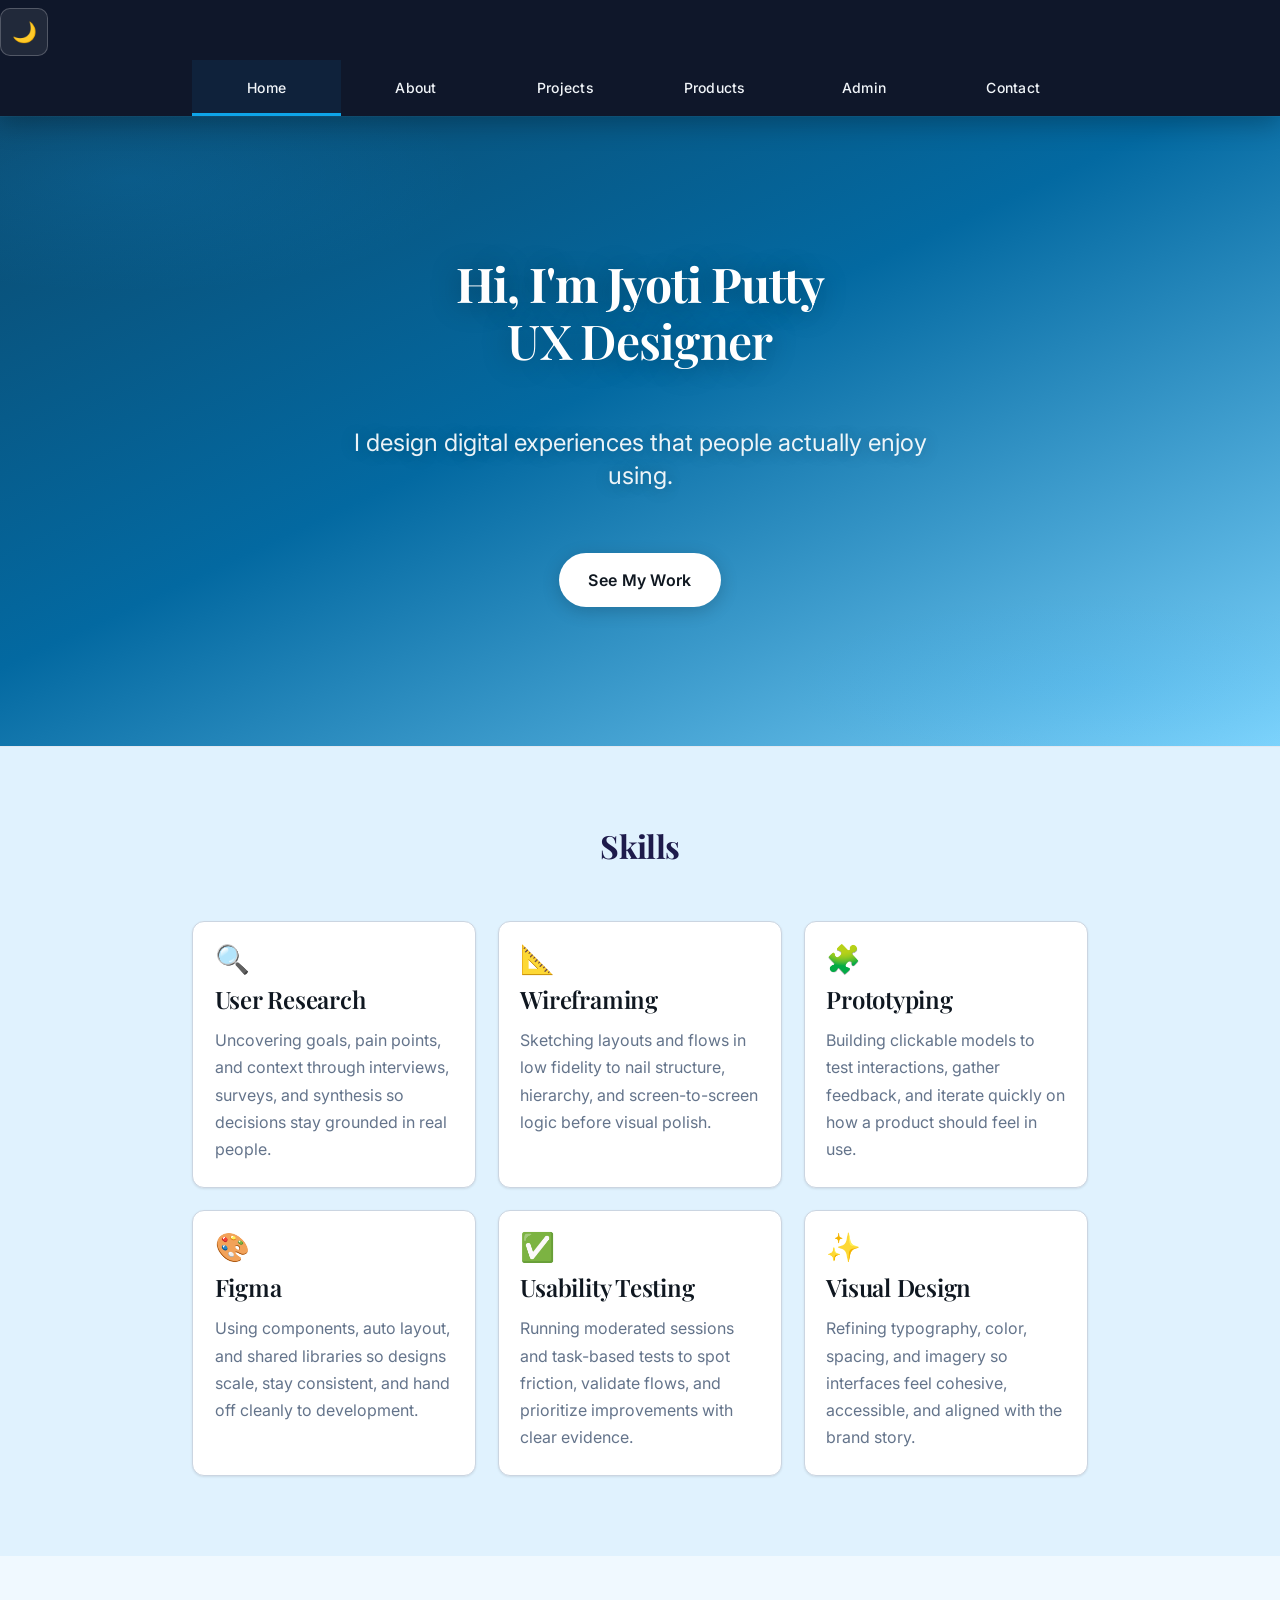
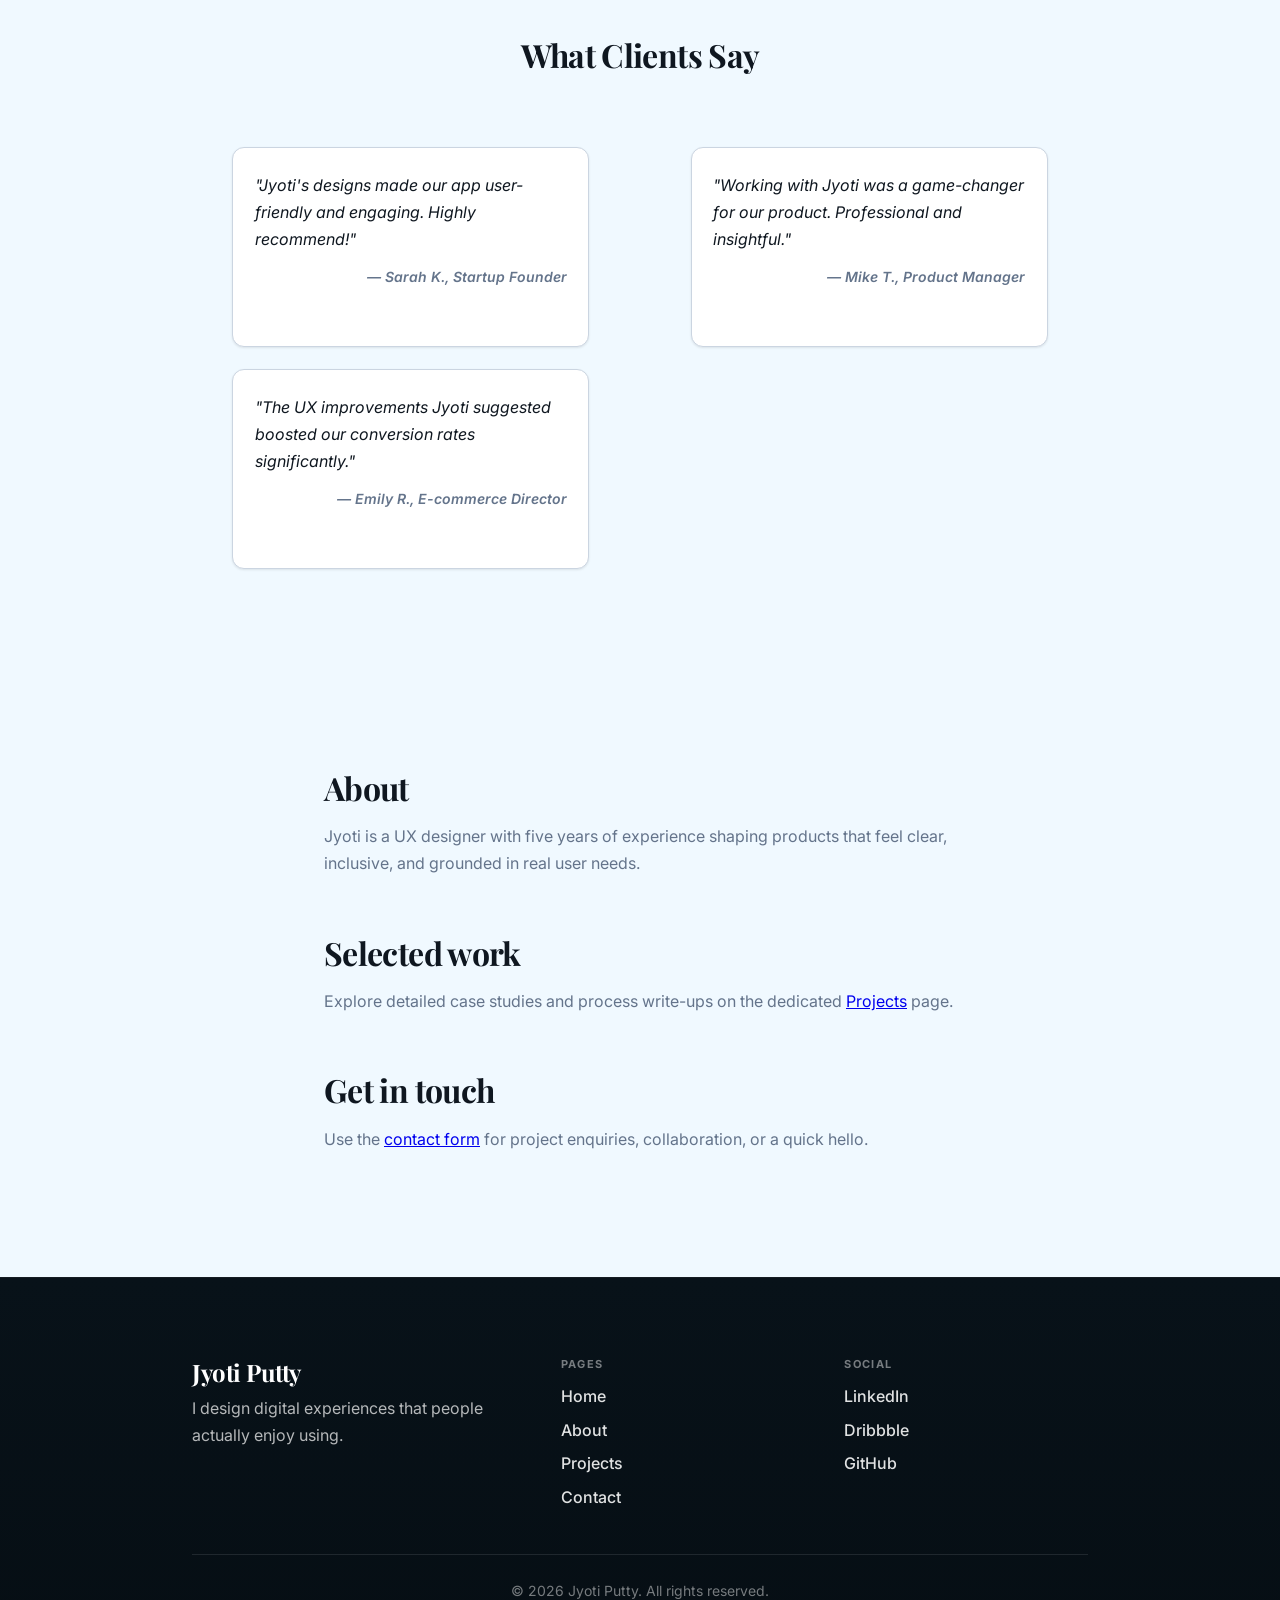
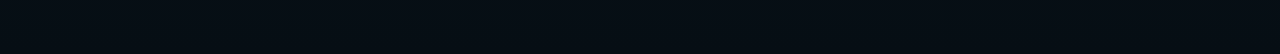
<file: index.html>
<!-- DOCUMENT TYPE: Tells the browser "this is a modern HTML5 page" (not an old format). -->
<!DOCTYPE html>

<!-- PAGE WRAPPER: Everything visible (and setup for the page) lives inside this. lang="en" means the main language is English (helps screen readers and search engines). -->
<html lang="en">

<!-- HEAD: "Behind the scenes" stuff — not the main article people read first, but settings, title, and links to your design file. -->
<head>
    <!-- CHARACTER SET: So letters and symbols (including accents and emoji) show correctly everywhere. -->
    <meta charset="UTF-8">

    <!-- MOBILE VIEWPORT: Makes the page scale nicely on phones instead of looking like a tiny desktop zoomed out. -->
    <meta name="viewport" content="width=device-width, initial-scale=1.0">

    <!-- SHORT DESCRIPTION: Often used in search results or when someone shares the link — a one-line summary of the site. -->
    <meta name="description" content="Portfolio of Jyoti Putty — UX designer with 5 years of experience.">

    <!-- PAGE TITLE: The text on the browser tab; also used as a default name when someone bookmarks the page. -->
    <title>Jyoti Putty — UX Designer</title>

    <!-- STYLESHEET LINK: Connects your separate CSS file so colors, fonts, and layout apply to this page. -->
    <link rel="stylesheet" href="css/styles.css">
</head>

<!-- BODY: What actually appears on the page — headings, paragraphs, images, buttons, etc. -->
<body>
    <!-- SCROLL PROGRESS BAR: Thin bar at top that fills with blue gradient as user scrolls -->
    <div id="scroll-progress" class="scroll-progress" aria-hidden="true"></div>
    <!-- MAIN NAVIGATION: Sticky bar with in-page links; script.js marks the active link while you scroll. -->
    <nav class="site-nav" aria-label="Main navigation">
        <button type="button" class="site-nav__toggle" id="site-nav-toggle" aria-expanded="false" aria-controls="site-nav-panel" aria-label="Open navigation menu">
            <span class="site-nav__toggle-bars" aria-hidden="true">
                <span class="site-nav__toggle-bar"></span>
                <span class="site-nav__toggle-bar"></span>
                <span class="site-nav__toggle-bar"></span>
            </span>
            <span class="site-nav__toggle-text">Menu</span>
        </button>
        <button type="button" class="site-nav__dark-toggle" id="dark-mode-toggle" aria-label="Toggle dark mode">
            <span class="site-nav__dark-icon" aria-hidden="true">🌙</span>
        </button>
        <div id="site-nav-panel" class="site-nav__panel">
            <ul class="site-nav__list">
                <li class="site-nav__item">
                    <a class="site-nav__link is-active" href="index.html" data-section="home">Home</a>
                </li>
                <li class="site-nav__item">
                    <a class="site-nav__link" href="about.html" data-section="about">About</a>
                </li>
                <li class="site-nav__item">
                    <a class="site-nav__link" href="projects.html" data-section="projects">Projects</a>
                </li>
                <li class="site-nav__item">
                    <a class="site-nav__link" href="products.html" data-section="products">Products</a>
                </li>
                <li class="site-nav__item">
                    <a class="site-nav__link" href="admin.html" data-section="admin">Admin</a>
                </li>
                <li class="site-nav__item">
                    <a class="site-nav__link" href="contact.html" data-section="contact">Contact</a>
                </li>
            </ul>
        </div>
    </nav>

    <!-- HERO: Full-viewport intro with gradient, headline, subhead, and CTA to Projects. -->
    <section id="home" class="hero" aria-label="Introduction">
        <div class="hero__inner">
            <h1 class="hero__title">
                <span class="hero__title-line">Hi, I'm Jyoti Putty</span>
                <span class="hero__title-line">UX Designer</span>
            </h1>
            <p class="hero__sub">I design digital experiences that people actually enjoy using.</p>
            <a class="hero__cta" href="projects.html">See My Work</a>
        </div>
    </section>

    <!-- SKILLS: Responsive card grid below the hero. -->
    <section class="skills" aria-labelledby="skills-heading">
        <div class="skills__inner">
            <h2 id="skills-heading" class="skills__heading">Skills</h2>
            <ul class="skills__grid">
                <li class="skills__cell">
                    <div class="skill-card">
                        <span class="skill-card__emoji" aria-hidden="true">🔍</span>
                        <h3 class="skill-card__title">User Research</h3>
                        <p class="skill-card__desc">Uncovering goals, pain points, and context through interviews, surveys, and synthesis so decisions stay grounded in real people.</p>
                    </div>
                </li>
                <li class="skills__cell">
                    <div class="skill-card">
                        <span class="skill-card__emoji" aria-hidden="true">📐</span>
                        <h3 class="skill-card__title">Wireframing</h3>
                        <p class="skill-card__desc">Sketching layouts and flows in low fidelity to nail structure, hierarchy, and screen-to-screen logic before visual polish.</p>
                    </div>
                </li>
                <li class="skills__cell">
                    <div class="skill-card">
                        <span class="skill-card__emoji" aria-hidden="true">🧩</span>
                        <h3 class="skill-card__title">Prototyping</h3>
                        <p class="skill-card__desc">Building clickable models to test interactions, gather feedback, and iterate quickly on how a product should feel in use.</p>
                    </div>
                </li>
                <li class="skills__cell">
                    <div class="skill-card">
                        <span class="skill-card__emoji" aria-hidden="true">🎨</span>
                        <h3 class="skill-card__title">Figma</h3>
                        <p class="skill-card__desc">Using components, auto layout, and shared libraries so designs scale, stay consistent, and hand off cleanly to development.</p>
                    </div>
                </li>
                <li class="skills__cell">
                    <div class="skill-card">
                        <span class="skill-card__emoji" aria-hidden="true">✅</span>
                        <h3 class="skill-card__title">Usability Testing</h3>
                        <p class="skill-card__desc">Running moderated sessions and task-based tests to spot friction, validate flows, and prioritize improvements with clear evidence.</p>
                    </div>
                </li>
                <li class="skills__cell">
                    <div class="skill-card">
                        <span class="skill-card__emoji" aria-hidden="true">✨</span>
                        <h3 class="skill-card__title">Visual Design</h3>
                        <p class="skill-card__desc">Refining typography, color, spacing, and imagery so interfaces feel cohesive, accessible, and aligned with the brand story.</p>
                    </div>
                </li>
            </ul>
        </div>
    </section>

    <!-- TESTIMONIALS: Quote cards from happy clients -->
    <section class="testimonials" aria-labelledby="testimonials-heading">
        <div class="testimonials__inner">
            <h2 id="testimonials-heading" class="testimonials__heading">What Clients Say</h2>
            <ul class="testimonials__grid">
                <li class="testimonials__cell">
                    <blockquote class="testimonial-card">
                        <p class="testimonial-card__quote">"Jyoti's designs made our app user-friendly and engaging. Highly recommend!"</p>
                        <cite class="testimonial-card__author">— Sarah K., Startup Founder</cite>
                    </blockquote>
                </li>
                <li class="testimonials__cell">
                    <blockquote class="testimonial-card">
                        <p class="testimonial-card__quote">"Working with Jyoti was a game-changer for our product. Professional and insightful."</p>
                        <cite class="testimonial-card__author">— Mike T., Product Manager</cite>
                    </blockquote>
                </li>
                <li class="testimonials__cell">
                    <blockquote class="testimonial-card">
                        <p class="testimonial-card__quote">"The UX improvements Jyoti suggested boosted our conversion rates significantly."</p>
                        <cite class="testimonial-card__author">— Emily R., E-commerce Director</cite>
                    </blockquote>
                </li>
            </ul>
        </div>
    </section>

    <!-- MAIN CONTENT: The primary stuff you want visitors to read or do (projects, about, contact — will grow here). -->
    <main id="main">
        <section id="about" class="content-section" aria-labelledby="about-heading">
            <h2 id="about-heading">About</h2>
            <p>Jyoti is a UX designer with five years of experience shaping products that feel clear, inclusive, and grounded in real user needs.</p>
        </section>

        <section id="projects" class="content-section" aria-labelledby="projects-heading">
            <h2 id="projects-heading">Selected work</h2>
            <p>Explore detailed case studies and process write-ups on the dedicated <a href="projects.html">Projects</a> page.</p>
        </section>

        <section id="contact" class="content-section" aria-labelledby="contact-heading">
            <h2 id="contact-heading">Get in touch</h2>
            <p>Use the <a href="contact.html">contact form</a> for project enquiries, collaboration, or a quick hello.</p>
        </section>
    </main>

    <footer class="site-footer">
        <div class="site-footer__inner">
            <div class="site-footer__brand">
                <p class="site-footer__name">Jyoti Putty</p>
                <p class="site-footer__tagline">I design digital experiences that people actually enjoy using.</p>
            </div>
            <nav class="site-footer__nav" aria-label="Footer navigation">
                <h2 class="site-footer__heading">Pages</h2>
                <ul class="site-footer__links">
                    <li><a href="index.html">Home</a></li>
                    <li><a href="about.html">About</a></li>
                    <li><a href="projects.html">Projects</a></li>
                    <li><a href="contact.html">Contact</a></li>
                </ul>
            </nav>
            <div class="site-footer__social-wrap">
                <h2 class="site-footer__heading">Social</h2>
                <ul class="site-footer__social">
                    <li><a href="https://www.linkedin.com" target="_blank" rel="noopener noreferrer">LinkedIn</a></li>
                    <li><a href="https://dribbble.com" target="_blank" rel="noopener noreferrer">Dribbble</a></li>
                    <li><a href="https://github.com" target="_blank" rel="noopener noreferrer">GitHub</a></li>
                </ul>
            </div>
            <div class="site-footer__bottom">
                <small class="site-footer__copy">&copy; <span id="year"></span> Jyoti Putty. All rights reserved.</small>
            </div>
        </div>
    </footer>

    <!-- JAVASCRIPT FILE: Linked at the end so the page HTML loads first; defer means "run this after the HTML is parsed." -->
   <script src="js/script.js?v=1" defer></script>
</body>
</html><!-- redeploy trigger -->
</file>
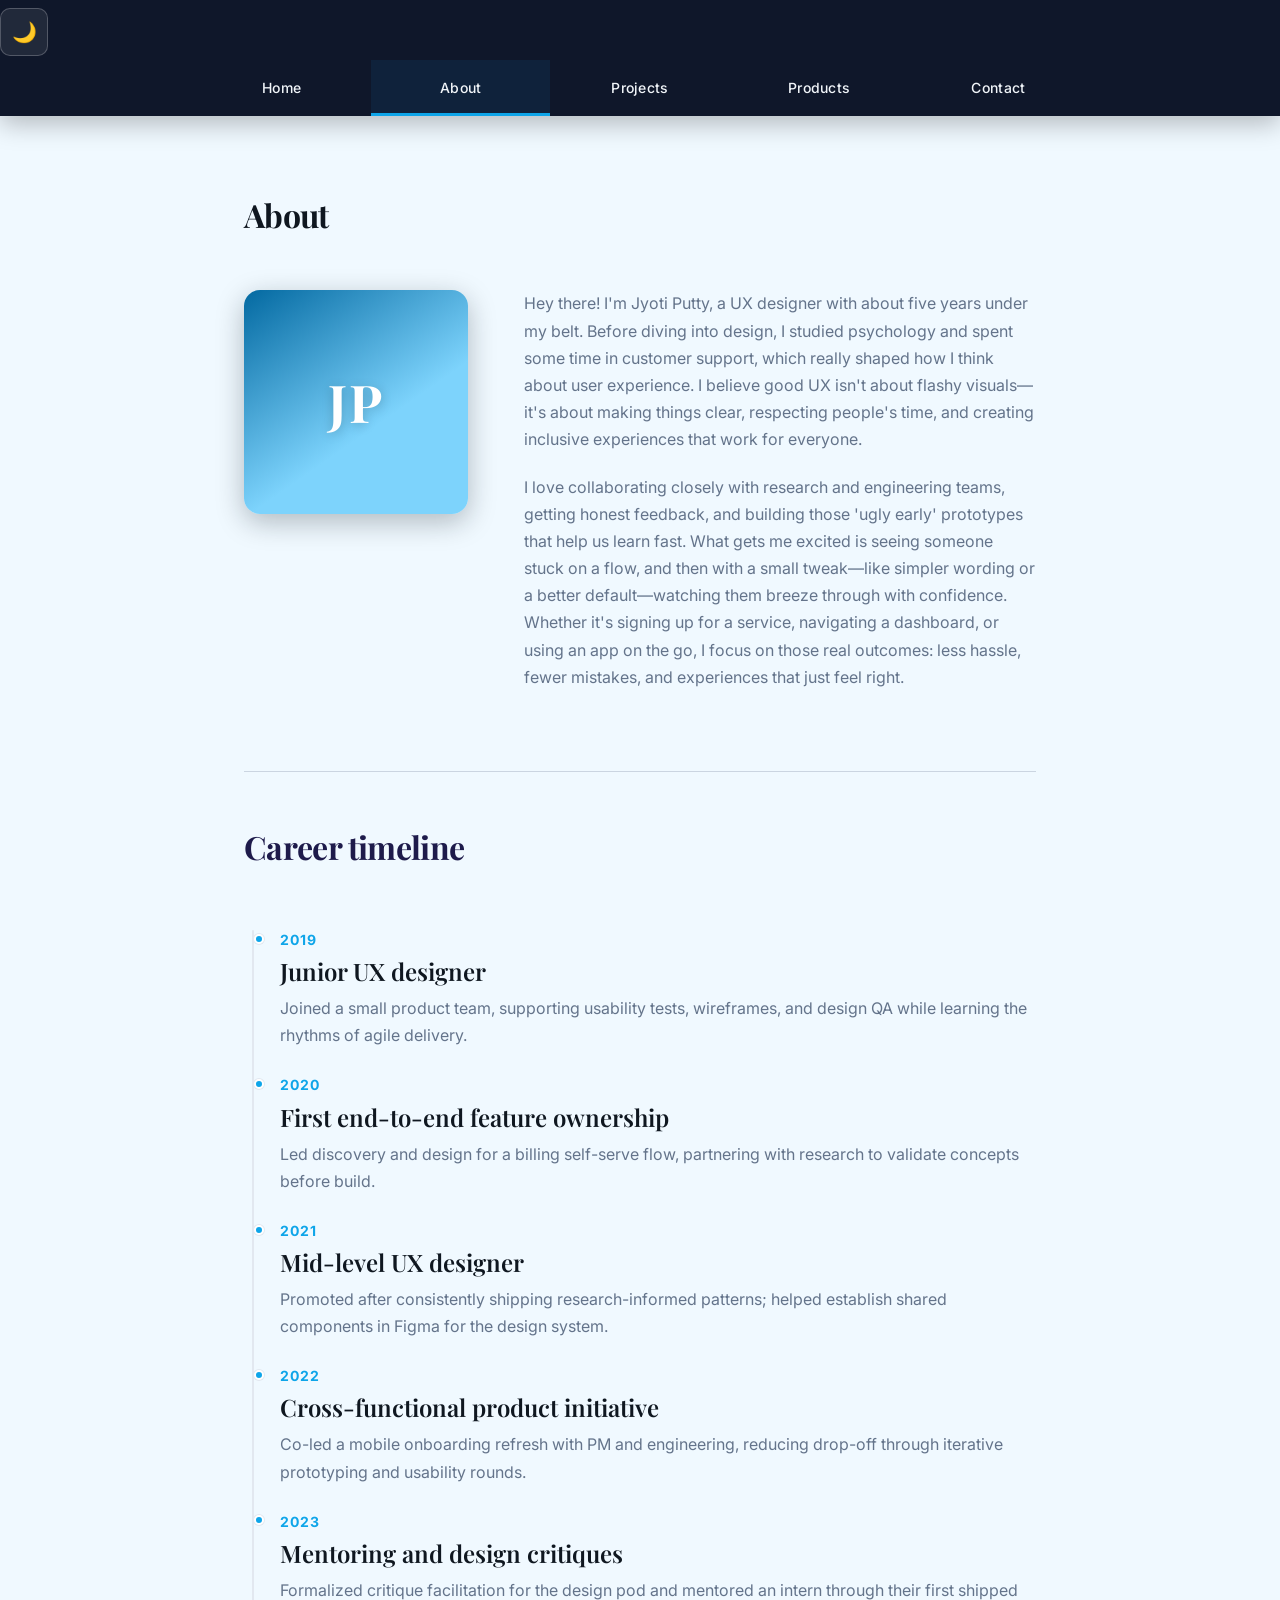
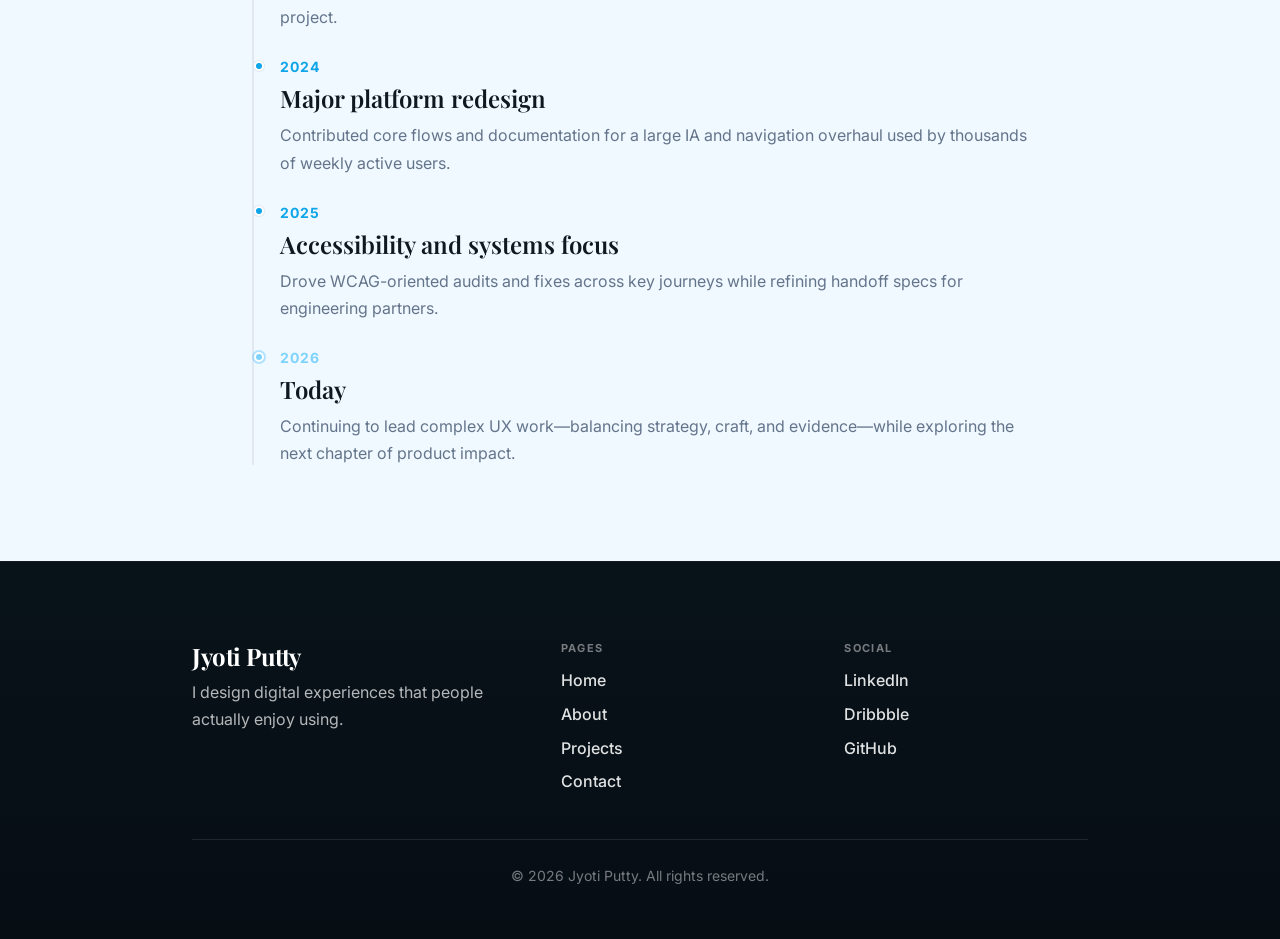
<file: about.html>
<!DOCTYPE html>
<html lang="en">
<head>
    <meta charset="UTF-8">
    <meta name="viewport" content="width=device-width, initial-scale=1.0">
    <meta name="description" content="About Jyoti Putty — UX designer: background, philosophy, and career path.">
    <title>About — Jyoti Putty</title>
    <link rel="stylesheet" href="css/styles.css">
</head>
<body>
    <!-- SCROLL PROGRESS BAR: Thin bar at top that fills with blue gradient as user scrolls -->
    <div id="scroll-progress" class="scroll-progress" aria-hidden="true"></div>
    <nav class="site-nav" aria-label="Main navigation">
        <button type="button" class="site-nav__toggle" id="site-nav-toggle" aria-expanded="false" aria-controls="site-nav-panel" aria-label="Open navigation menu">
            <span class="site-nav__toggle-bars" aria-hidden="true">
                <span class="site-nav__toggle-bar"></span>
                <span class="site-nav__toggle-bar"></span>
                <span class="site-nav__toggle-bar"></span>
            </span>
            <span class="site-nav__toggle-text">Menu</span>
        </button>
        <button type="button" class="site-nav__dark-toggle" id="dark-mode-toggle" aria-label="Toggle dark mode">
            <span class="site-nav__dark-icon" aria-hidden="true">🌙</span>
        </button>
        <div id="site-nav-panel" class="site-nav__panel">
            <ul class="site-nav__list">
                <li class="site-nav__item">
                    <a class="site-nav__link" href="index.html" data-section="home">Home</a>
                </li>
                <li class="site-nav__item">
                    <a class="site-nav__link is-active" href="about.html" data-section="about">About</a>
                </li>
                <li class="site-nav__item">
                    <a class="site-nav__link" href="projects.html" data-section="projects">Projects</a>
                </li>
                <li class="site-nav__item">
                    <a class="site-nav__link" href="products.html" data-section="products">Products</a>
                </li>
                <li class="site-nav__item">
                    <a class="site-nav__link" href="contact.html" data-section="contact">Contact</a>
                </li>
            </ul>
        </div>
    </nav>

    <main class="about-page">
        <section class="about-intro" aria-labelledby="about-page-heading">
            <h1 id="about-page-heading" class="about-page__title">About</h1>
            <div class="about-intro__grid">
                <div class="about-profile" role="img" aria-label="Profile photo placeholder showing initials J P">
                    <span class="about-profile__initials" aria-hidden="true">JP</span>
                </div>
                <div class="about-intro__bio">
                    <p>Hey there! I'm Jyoti Putty, a UX designer with about five years under my belt. Before diving into design, I studied psychology and spent some time in customer support, which really shaped how I think about user experience. I believe good UX isn't about flashy visuals—it's about making things clear, respecting people's time, and creating inclusive experiences that work for everyone.</p>
                    <p>I love collaborating closely with research and engineering teams, getting honest feedback, and building those 'ugly early' prototypes that help us learn fast. What gets me excited is seeing someone stuck on a flow, and then with a small tweak—like simpler wording or a better default—watching them breeze through with confidence. Whether it's signing up for a service, navigating a dashboard, or using an app on the go, I focus on those real outcomes: less hassle, fewer mistakes, and experiences that just feel right.</p>
                </div>
            </div>
        </section>

        <section class="about-timeline" aria-labelledby="timeline-heading">
            <h2 id="timeline-heading" class="about-timeline__title">Career timeline</h2>
            <ol class="timeline">
                <li class="timeline__item">
                    <time class="timeline__year" datetime="2019">2019</time>
                    <div class="timeline__body">
                        <h3 class="timeline__heading">Junior UX designer</h3>
                        <p>Joined a small product team, supporting usability tests, wireframes, and design QA while learning the rhythms of agile delivery.</p>
                    </div>
                </li>
                <li class="timeline__item">
                    <time class="timeline__year" datetime="2020">2020</time>
                    <div class="timeline__body">
                        <h3 class="timeline__heading">First end-to-end feature ownership</h3>
                        <p>Led discovery and design for a billing self-serve flow, partnering with research to validate concepts before build.</p>
                    </div>
                </li>
                <li class="timeline__item">
                    <time class="timeline__year" datetime="2021">2021</time>
                    <div class="timeline__body">
                        <h3 class="timeline__heading">Mid-level UX designer</h3>
                        <p>Promoted after consistently shipping research-informed patterns; helped establish shared components in Figma for the design system.</p>
                    </div>
                </li>
                <li class="timeline__item">
                    <time class="timeline__year" datetime="2022">2022</time>
                    <div class="timeline__body">
                        <h3 class="timeline__heading">Cross-functional product initiative</h3>
                        <p>Co-led a mobile onboarding refresh with PM and engineering, reducing drop-off through iterative prototyping and usability rounds.</p>
                    </div>
                </li>
                <li class="timeline__item">
                    <time class="timeline__year" datetime="2023">2023</time>
                    <div class="timeline__body">
                        <h3 class="timeline__heading">Mentoring and design critiques</h3>
                        <p>Formalized critique facilitation for the design pod and mentored an intern through their first shipped project.</p>
                    </div>
                </li>
                <li class="timeline__item">
                    <time class="timeline__year" datetime="2024">2024</time>
                    <div class="timeline__body">
                        <h3 class="timeline__heading">Major platform redesign</h3>
                        <p>Contributed core flows and documentation for a large IA and navigation overhaul used by thousands of weekly active users.</p>
                    </div>
                </li>
                <li class="timeline__item">
                    <time class="timeline__year" datetime="2025">2025</time>
                    <div class="timeline__body">
                        <h3 class="timeline__heading">Accessibility and systems focus</h3>
                        <p>Drove WCAG-oriented audits and fixes across key journeys while refining handoff specs for engineering partners.</p>
                    </div>
                </li>
                <li class="timeline__item timeline__item--current">
                    <time class="timeline__year" datetime="2026">2026</time>
                    <div class="timeline__body">
                        <h3 class="timeline__heading">Today</h3>
                        <p>Continuing to lead complex UX work—balancing strategy, craft, and evidence—while exploring the next chapter of product impact.</p>
                    </div>
                </li>
            </ol>
        </section>
    </main>

    <footer class="site-footer">
        <div class="site-footer__inner">
            <div class="site-footer__brand">
                <p class="site-footer__name">Jyoti Putty</p>
                <p class="site-footer__tagline">I design digital experiences that people actually enjoy using.</p>
            </div>
            <nav class="site-footer__nav" aria-label="Footer navigation">
                <h2 class="site-footer__heading">Pages</h2>
                <ul class="site-footer__links">
                    <li><a href="index.html">Home</a></li>
                    <li><a href="about.html">About</a></li>
                    <li><a href="projects.html">Projects</a></li>
                    <li><a href="contact.html">Contact</a></li>
                </ul>
            </nav>
            <div class="site-footer__social-wrap">
                <h2 class="site-footer__heading">Social</h2>
                <ul class="site-footer__social">
                    <li><a href="https://www.linkedin.com" target="_blank" rel="noopener noreferrer">LinkedIn</a></li>
                    <li><a href="https://dribbble.com" target="_blank" rel="noopener noreferrer">Dribbble</a></li>
                    <li><a href="https://github.com" target="_blank" rel="noopener noreferrer">GitHub</a></li>
                </ul>
            </div>
            <div class="site-footer__bottom">
                <small class="site-footer__copy">&copy; <span id="year"></span> Jyoti Putty. All rights reserved.</small>
            </div>
        </div>
    </footer>

    <script src="js/script.js" defer></script>
</body>
</html>
</file>
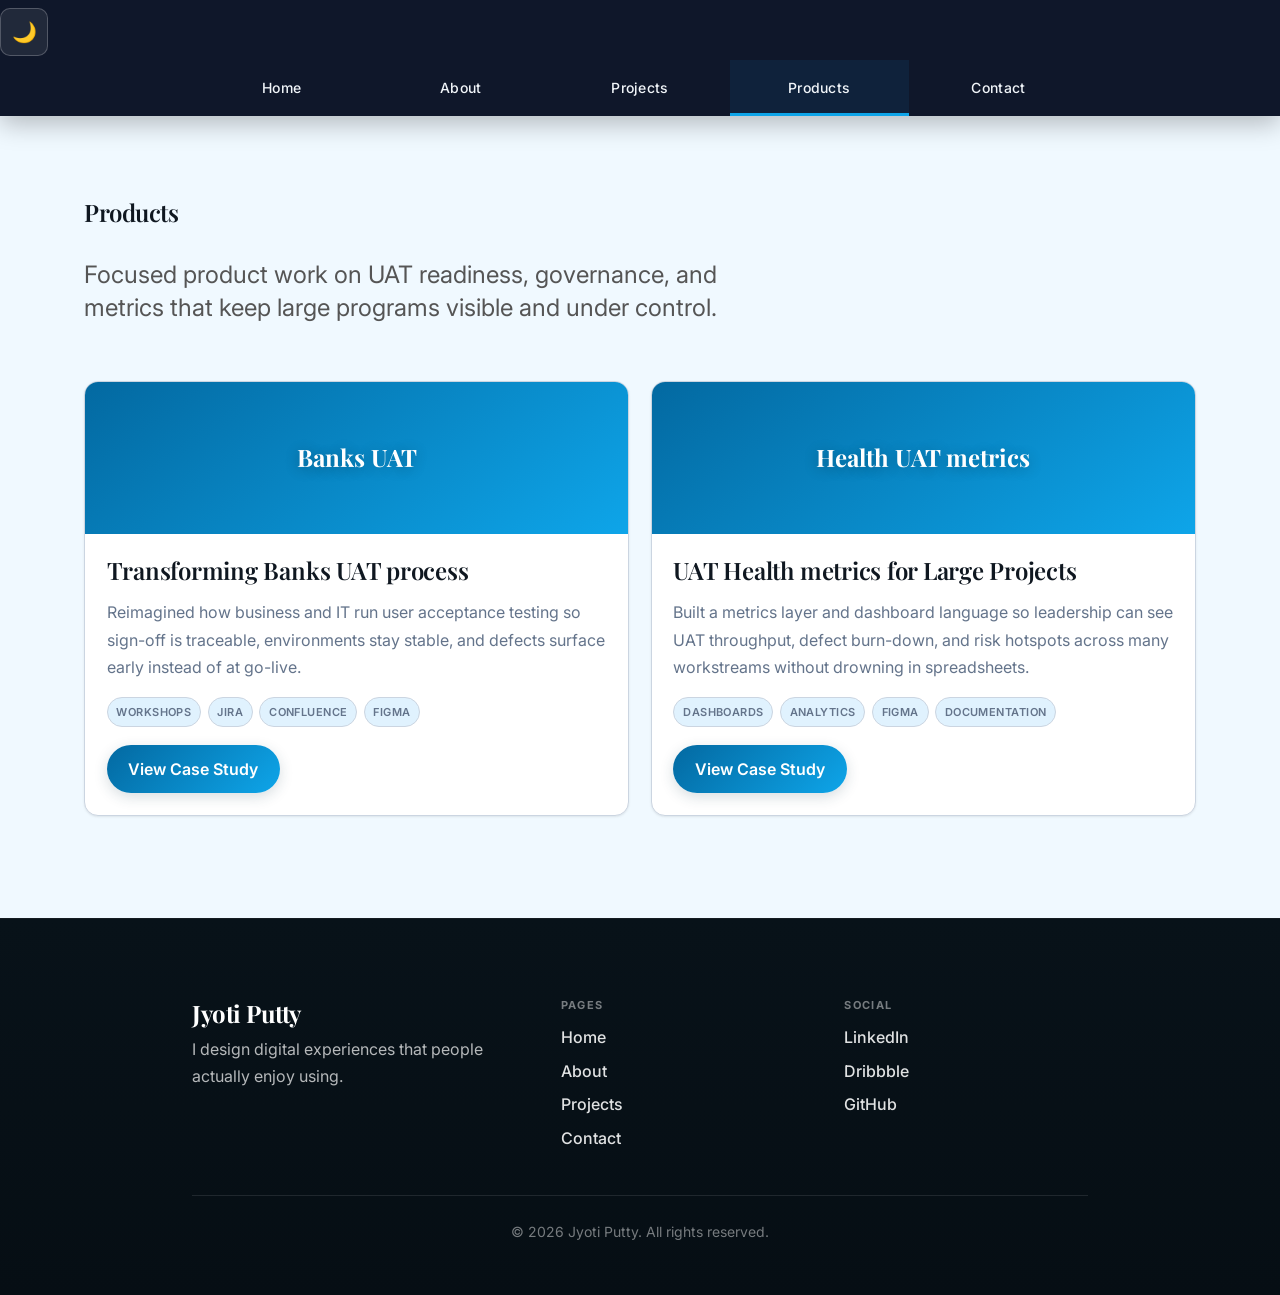
<file: products.html>
<!DOCTYPE html>
<html lang="en">
<head>
    <meta charset="UTF-8">
    <meta name="viewport" content="width=device-width, initial-scale=1.0">
    <meta name="description" content="Product work by Jyoti Putty — UAT transformation for banking and health metrics for large programs.">
    <title>Products — Jyoti Putty</title>
    <link rel="stylesheet" href="css/styles.css">
</head>
<body>
    <!-- SCROLL PROGRESS BAR: Thin bar at top that fills with blue gradient as user scrolls -->
    <div id="scroll-progress" class="scroll-progress" aria-hidden="true"></div>
    <nav class="site-nav" aria-label="Main navigation">
        <button type="button" class="site-nav__toggle" id="site-nav-toggle" aria-expanded="false" aria-controls="site-nav-panel" aria-label="Open navigation menu">
            <span class="site-nav__toggle-bars" aria-hidden="true">
                <span class="site-nav__toggle-bar"></span>
                <span class="site-nav__toggle-bar"></span>
                <span class="site-nav__toggle-bar"></span>
            </span>
            <span class="site-nav__toggle-text">Menu</span>
        </button>
        <button type="button" class="site-nav__dark-toggle" id="dark-mode-toggle" aria-label="Toggle dark mode">
            <span class="site-nav__dark-icon" aria-hidden="true">🌙</span>
        </button>
        <div id="site-nav-panel" class="site-nav__panel">
            <ul class="site-nav__list">
                <li class="site-nav__item">
                    <a class="site-nav__link" href="index.html" data-section="home">Home</a>
                </li>
                <li class="site-nav__item">
                    <a class="site-nav__link" href="about.html" data-section="about">About</a>
                </li>
                <li class="site-nav__item">
                    <a class="site-nav__link" href="projects.html" data-section="projects">Projects</a>
                </li>
                <li class="site-nav__item">
                    <a class="site-nav__link is-active" href="products.html" data-section="products">Products</a>
                </li>
                <li class="site-nav__item">
                    <a class="site-nav__link" href="contact.html" data-section="contact">Contact</a>
                </li>
            </ul>
        </div>
    </nav>

    <main class="products-page">
        <header class="products-page__header">
            <h1 class="products-page__title">Products</h1>
            <p class="products-page__lede">Focused product work on UAT readiness, governance, and metrics that keep large programs visible and under control.</p>
        </header>

        <ul class="project-gallery project-gallery--products" role="list">
            <li class="project-gallery__item">
                <article class="project-card project-card--blue-a">
                    <div class="project-card__cover" aria-hidden="true">
                        <span class="project-card__cover-label">Banks UAT</span>
                    </div>
                    <div class="project-card__body">
                        <h2 class="project-card__title">Transforming Banks UAT process</h2>
                        <p class="project-card__desc">Reimagined how business and IT run user acceptance testing so sign-off is traceable, environments stay stable, and defects surface early instead of at go-live.</p>
                        <ul class="project-card__tags" aria-label="Tools used">
                            <li><span class="project-tag">Workshops</span></li>
                            <li><span class="project-tag">Jira</span></li>
                            <li><span class="project-tag">Confluence</span></li>
                            <li><span class="project-tag">Figma</span></li>
                        </ul>
                        <a class="project-card__cta" href="#">View Case Study</a>
                    </div>
                </article>
            </li>
            <li class="project-gallery__item">
                <article class="project-card project-card--blue-b">
                    <div class="project-card__cover" aria-hidden="true">
                        <span class="project-card__cover-label">Health UAT metrics</span>
                    </div>
                    <div class="project-card__body">
                        <h2 class="project-card__title">UAT Health metrics for Large Projects</h2>
                        <p class="project-card__desc">Built a metrics layer and dashboard language so leadership can see UAT throughput, defect burn-down, and risk hotspots across many workstreams without drowning in spreadsheets.</p>
                        <ul class="project-card__tags" aria-label="Tools used">
                            <li><span class="project-tag">Dashboards</span></li>
                            <li><span class="project-tag">Analytics</span></li>
                            <li><span class="project-tag">Figma</span></li>
                            <li><span class="project-tag">Documentation</span></li>
                        </ul>
                        <a class="project-card__cta" href="#">View Case Study</a>
                    </div>
                </article>
            </li>
        </ul>
    </main>

    <footer class="site-footer">
        <div class="site-footer__inner">
            <div class="site-footer__brand">
                <p class="site-footer__name">Jyoti Putty</p>
                <p class="site-footer__tagline">I design digital experiences that people actually enjoy using.</p>
            </div>
            <nav class="site-footer__nav" aria-label="Footer navigation">
                <h2 class="site-footer__heading">Pages</h2>
                <ul class="site-footer__links">
                    <li><a href="index.html">Home</a></li>
                    <li><a href="about.html">About</a></li>
                    <li><a href="projects.html">Projects</a></li>
                    <li><a href="contact.html">Contact</a></li>
                </ul>
            </nav>
            <div class="site-footer__social-wrap">
                <h2 class="site-footer__heading">Social</h2>
                <ul class="site-footer__social">
                    <li><a href="https://www.linkedin.com" target="_blank" rel="noopener noreferrer">LinkedIn</a></li>
                    <li><a href="https://dribbble.com" target="_blank" rel="noopener noreferrer">Dribbble</a></li>
                    <li><a href="https://github.com" target="_blank" rel="noopener noreferrer">GitHub</a></li>
                </ul>
            </div>
            <div class="site-footer__bottom">
                <small class="site-footer__copy">&copy; <span id="year"></span> Jyoti Putty. All rights reserved.</small>
            </div>
        </div>
    </footer>

    <script src="js/script.js" defer></script>
</body>
</html>
</file>
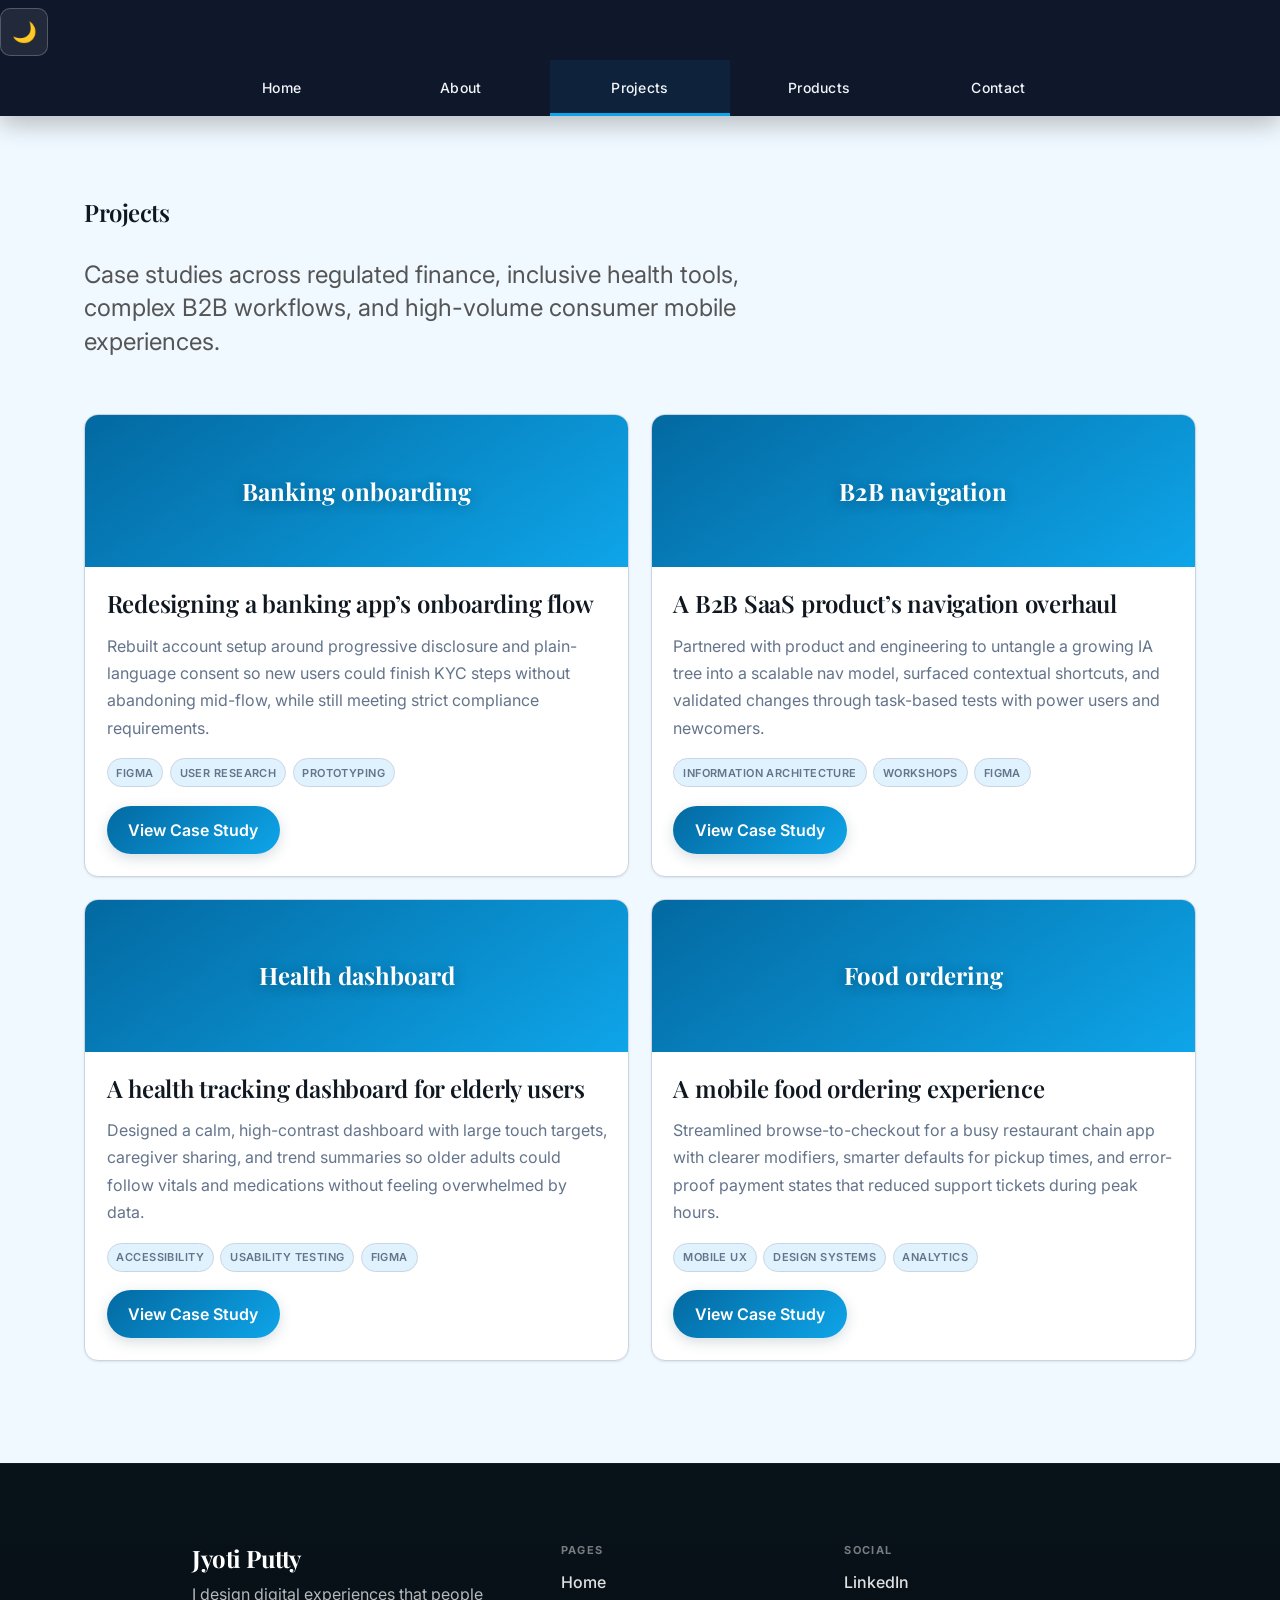
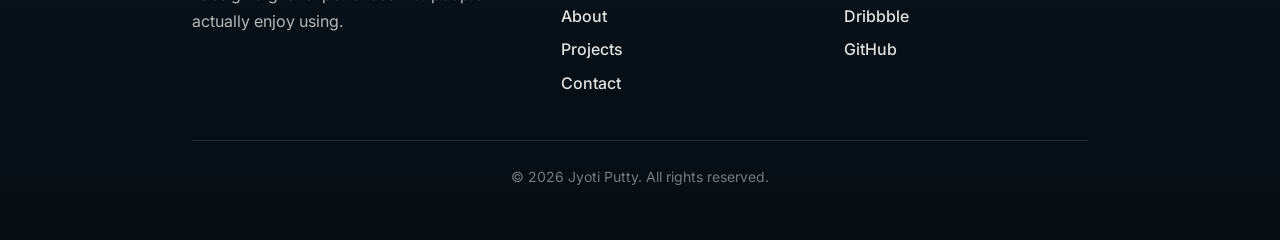
<file: projects.html>
<!DOCTYPE html>
<html lang="en">
<head>
    <meta charset="UTF-8">
    <meta name="viewport" content="width=device-width, initial-scale=1.0">
    <meta name="description" content="Selected UX projects by Jyoti Putty — case studies in fintech, health, B2B SaaS, and mobile commerce.">
    <title>Projects — Jyoti Putty</title>
    <link rel="stylesheet" href="css/styles.css">
</head>
<body>
    <!-- SCROLL PROGRESS BAR: Thin bar at top that fills with blue gradient as user scrolls -->
    <div id="scroll-progress" class="scroll-progress" aria-hidden="true"></div>
    <nav class="site-nav" aria-label="Main navigation">
        <button type="button" class="site-nav__toggle" id="site-nav-toggle" aria-expanded="false" aria-controls="site-nav-panel" aria-label="Open navigation menu">
            <span class="site-nav__toggle-bars" aria-hidden="true">
                <span class="site-nav__toggle-bar"></span>
                <span class="site-nav__toggle-bar"></span>
                <span class="site-nav__toggle-bar"></span>
            </span>
            <span class="site-nav__toggle-text">Menu</span>
        </button>
        <button type="button" class="site-nav__dark-toggle" id="dark-mode-toggle" aria-label="Toggle dark mode">
            <span class="site-nav__dark-icon" aria-hidden="true">🌙</span>
        </button>
        <div id="site-nav-panel" class="site-nav__panel">
            <ul class="site-nav__list">
                <li class="site-nav__item">
                    <a class="site-nav__link" href="index.html" data-section="home">Home</a>
                </li>
                <li class="site-nav__item">
                    <a class="site-nav__link" href="about.html" data-section="about">About</a>
                </li>
                <li class="site-nav__item">
                    <a class="site-nav__link is-active" href="projects.html" data-section="projects">Projects</a>
                </li>
                <li class="site-nav__item">
                    <a class="site-nav__link" href="products.html" data-section="products">Products</a>
                </li>
                <li class="site-nav__item">
                    <a class="site-nav__link" href="contact.html" data-section="contact">Contact</a>
                </li>
            </ul>
        </div>
    </nav>

    <main class="projects-page">
        <header class="projects-page__header">
            <h1 class="projects-page__title">Projects</h1>
            <p class="projects-page__lede">Case studies across regulated finance, inclusive health tools, complex B2B workflows, and high-volume consumer mobile experiences.</p>
        </header>

        <ul class="project-gallery" role="list">
            <li class="project-gallery__item">
                <article class="project-card project-card--bank">
                    <div class="project-card__cover" aria-hidden="true">
                        <span class="project-card__cover-label">Banking onboarding</span>
                    </div>
                    <div class="project-card__body">
                        <h2 class="project-card__title">Redesigning a banking app&rsquo;s onboarding flow</h2>
                        <p class="project-card__desc">Rebuilt account setup around progressive disclosure and plain-language consent so new users could finish KYC steps without abandoning mid-flow, while still meeting strict compliance requirements.</p>
                        <ul class="project-card__tags" aria-label="Tools used">
                            <li><span class="project-tag">Figma</span></li>
                            <li><span class="project-tag">User research</span></li>
                            <li><span class="project-tag">Prototyping</span></li>
                        </ul>
                        <a class="project-card__cta" href="#">View Case Study</a>
                    </div>
                </article>
            </li>
            <li class="project-gallery__item">
                <article class="project-card project-card--health">
                    <div class="project-card__cover" aria-hidden="true">
                        <span class="project-card__cover-label">Health dashboard</span>
                    </div>
                    <div class="project-card__body">
                        <h2 class="project-card__title">A health tracking dashboard for elderly users</h2>
                        <p class="project-card__desc">Designed a calm, high-contrast dashboard with large touch targets, caregiver sharing, and trend summaries so older adults could follow vitals and medications without feeling overwhelmed by data.</p>
                        <ul class="project-card__tags" aria-label="Tools used">
                            <li><span class="project-tag">Accessibility</span></li>
                            <li><span class="project-tag">Usability testing</span></li>
                            <li><span class="project-tag">Figma</span></li>
                        </ul>
                        <a class="project-card__cta" href="#">View Case Study</a>
                    </div>
                </article>
            </li>
            <li class="project-gallery__item">
                <article class="project-card project-card--saas">
                    <div class="project-card__cover" aria-hidden="true">
                        <span class="project-card__cover-label">B2B navigation</span>
                    </div>
                    <div class="project-card__body">
                        <h2 class="project-card__title">A B2B SaaS product&rsquo;s navigation overhaul</h2>
                        <p class="project-card__desc">Partnered with product and engineering to untangle a growing IA tree into a scalable nav model, surfaced contextual shortcuts, and validated changes through task-based tests with power users and newcomers.</p>
                        <ul class="project-card__tags" aria-label="Tools used">
                            <li><span class="project-tag">Information architecture</span></li>
                            <li><span class="project-tag">Workshops</span></li>
                            <li><span class="project-tag">Figma</span></li>
                        </ul>
                        <a class="project-card__cta" href="#">View Case Study</a>
                    </div>
                </article>
            </li>
            <li class="project-gallery__item">
                <article class="project-card project-card--food">
                    <div class="project-card__cover" aria-hidden="true">
                        <span class="project-card__cover-label">Food ordering</span>
                    </div>
                    <div class="project-card__body">
                        <h2 class="project-card__title">A mobile food ordering experience</h2>
                        <p class="project-card__desc">Streamlined browse-to-checkout for a busy restaurant chain app with clearer modifiers, smarter defaults for pickup times, and error-proof payment states that reduced support tickets during peak hours.</p>
                        <ul class="project-card__tags" aria-label="Tools used">
                            <li><span class="project-tag">Mobile UX</span></li>
                            <li><span class="project-tag">Design systems</span></li>
                            <li><span class="project-tag">Analytics</span></li>
                        </ul>
                        <a class="project-card__cta" href="#">View Case Study</a>
                    </div>
                </article>
            </li>
        </ul>
    </main>

    <footer class="site-footer">
        <div class="site-footer__inner">
            <div class="site-footer__brand">
                <p class="site-footer__name">Jyoti Putty</p>
                <p class="site-footer__tagline">I design digital experiences that people actually enjoy using.</p>
            </div>
            <nav class="site-footer__nav" aria-label="Footer navigation">
                <h2 class="site-footer__heading">Pages</h2>
                <ul class="site-footer__links">
                    <li><a href="index.html">Home</a></li>
                    <li><a href="about.html">About</a></li>
                    <li><a href="projects.html">Projects</a></li>
                    <li><a href="contact.html">Contact</a></li>
                </ul>
            </nav>
            <div class="site-footer__social-wrap">
                <h2 class="site-footer__heading">Social</h2>
                <ul class="site-footer__social">
                    <li><a href="https://www.linkedin.com" target="_blank" rel="noopener noreferrer">LinkedIn</a></li>
                    <li><a href="https://dribbble.com" target="_blank" rel="noopener noreferrer">Dribbble</a></li>
                    <li><a href="https://github.com" target="_blank" rel="noopener noreferrer">GitHub</a></li>
                </ul>
            </div>
            <div class="site-footer__bottom">
                <small class="site-footer__copy">&copy; <span id="year"></span> Jyoti Putty. All rights reserved.</small>
            </div>
        </div>
    </footer>

    <script src="js/script.js" defer></script>
</body>
</html>
</file>
<file: css/styles.css>
/* Jyoti Putty — portfolio base styles */

@import url("https://fonts.googleapis.com/css2?family=Inter:wght@400;500;600;700&family=Playfair+Display:ital,wght@0,600;0,700;1,600&display=swap");

*,
*::before,
*::after {
    box-sizing: border-box;
}

:root {
    --bp-nav: 768px;
    --font-body: "Inter", system-ui, -apple-system, "Segoe UI", sans-serif;
    --font-heading: "Playfair Display", Georgia, "Times New Roman", serif;
    --text-hero: clamp(2.25rem, 5vw + 1rem, 3rem);
    --text-section: 2rem;
    --text-subhead: 1.5rem;
    --text-body: 1rem;
    --text-small: 0.875rem;
    --leading-body: 1.65;
    --leading-relaxed: 1.7;
    --leading-heading: 1.2;
    --leading-subhead: 1.4;
    --space-section-y: clamp(3.25rem, 7vw, 5rem);
    --space-block-gap: clamp(2rem, 5vw, 3.5rem);
    --radius-button: 9999px;
    --btn-hover-lift: translateY(-3px);
    --btn-transition: transform 0.2s cubic-bezier(0.22, 1, 0.36, 1), box-shadow 0.2s ease, opacity 0.2s ease, background-color 0.2s ease, color 0.2s ease;
    /* Ocean Blue + Slate palette (light mode) */
    --color-bg: #f0f9ff;
    --color-surface: #ffffff;
    --color-surface-muted: #e0f2fe;
    --color-text: #0f1720; /* slate-900 */
    --color-muted: #64748b; /* slate-500 */
    --color-border: #cbd5e1;
    --color-divider: #e2e8f0;
    --color-nav-bg: #0f172a; /* slate-900 */
    --color-nav-text: #f1f5f9;
    --color-accent: #0ea5e9; /* sky-500 */
    --color-accent-2: #7dd3fc; /* sky-300 */
    --color-hero-1: #0c4a6e;
    --color-hero-2: #0369a1;
    --color-hero-3: #7dd3fc;
    --color-footer-bg: #0f172a;
}

/* Dark mode overrides */
.dark-mode {
    --color-bg: #0f172a;
    --color-surface: #1e293b;
    --color-surface-muted: #334155;
    --color-text: #f1f5f9;
    --color-muted: #94a3b8;
    --color-border: #475569;
    --color-divider: #334155;
    --color-nav-bg: #020617;
    --color-nav-text: #f8fafc;
    --color-accent: #0ea5e9;
    --color-accent-2: #7dd3fc;
    --color-hero-1: #0c4a6e;
    --color-hero-2: #0369a1;
    --color-hero-3: #7dd3fc;
    --color-footer-bg: #020617;
}

html {
    font-size: 100%;
    -webkit-text-size-adjust: 100%;
    scroll-behavior: smooth;
}

.scroll-progress {
    position: fixed;
    top: 0;
    left: 0;
    width: 0%;
    height: 4px;
    background: linear-gradient(90deg, #0ea5e9 0%, #7dd3fc 100%);
    z-index: 1000;
    transition: width 0.1s ease;
}

body {
    margin: 0;
    min-height: 100vh;
    overflow-x: clip;
    font-family: var(--font-body);
    font-size: var(--text-body);
    line-height: var(--leading-body);
    color: var(--color-text);
    background-color: var(--color-bg);
}

h1,
h2,
h3 {
    font-family: var(--font-heading);
    font-weight: 600;
    line-height: var(--leading-heading);
}

/* Page titles and section headings parity across pages */
.page-title,
.about-page__title,
.projects-page__title,
.products-page__title,
.contact-page__title {
    margin: 0 0 var(--space-block-gap);
    font-family: var(--font-heading);
    font-size: var(--text-section);
    font-weight: 700;
    line-height: var(--leading-heading);
    color: var(--color-text);
}

.content-section h2,
.projects-page__header .projects-page__title,
.products-page__header .products-page__title,
.contact-page__header .contact-page__title {
    margin: 0 0 calc(var(--space-block-gap) / 2);
    font-size: var(--text-subhead);
    font-weight: 600;
    line-height: var(--leading-subhead);
    color: var(--color-text);
}

/* Sticky top bar: desktop row; <768px hamburger + collapsible panel */
.site-nav {
    position: sticky;
    top: 0;
    z-index: 50;
    background-color: var(--color-nav-bg);
    color: var(--color-nav-text);
    box-shadow: 0 1px 0 rgba(255, 255, 255, 0.03), 0 8px 24px rgba(0, 0, 0, 0.25);
}

.site-nav__toggle {
    display: none;
}

.site-nav__dark-toggle {
    display: inline-flex;
    align-items: center;
    justify-content: center;
    margin: 0.5rem 0.75rem 0.25rem auto;
    min-width: 48px;
    min-height: 48px;
    padding: 0.5rem;
    font-family: var(--font-body);
    font-size: var(--text-body);
    color: var(--color-nav-text);
    cursor: pointer;
    background: rgba(255, 255, 255, 0.08);
    border: 1px solid rgba(255, 255, 255, 0.22);
    border-radius: 10px;
    transition: background-color 0.2s ease, border-color 0.2s ease;
}

.site-nav__dark-toggle:hover {
    background: rgba(255, 255, 255, 0.14);
}

.site-nav__dark-toggle:focus-visible {
    outline: 2px solid var(--color-accent);
    outline-offset: 2px;
}

.site-nav__dark-icon {
    font-size: 1.25rem;
    line-height: 1;
}

.site-nav__panel {
    width: 100%;
}

.site-nav__list {
    display: flex;
    align-items: stretch;
    justify-content: space-evenly;
    max-width: 56rem;
    margin: 0 auto;
    padding: 0;
    list-style: none;
    min-height: 3.5rem;
}

.site-nav__item {
    flex: 1 1 0;
    min-width: 0;
}

.site-nav__link {
    display: flex;
    align-items: center;
    justify-content: center;
    min-height: 3.5rem;
    padding: 0.75rem 0.5rem;
    font-family: var(--font-body);
    font-size: var(--text-small);
    font-weight: 500;
    letter-spacing: 0.02em;
    color: var(--color-nav-text);
    text-decoration: none;
    transition: background-color 0.15s ease, color 0.15s ease, box-shadow 0.15s ease;
}

.site-nav__link:hover {
    color: var(--color-nav-text);
    background-color: rgba(14, 165, 255, 0.06);
}

.site-nav__link:focus-visible {
    outline: 2px solid var(--color-accent);
    outline-offset: 2px;
    z-index: 1;
}

/* Current section in view (class toggled by script.js) */
.site-nav__link.is-active {
    color: var(--color-nav-text);
    background-color: rgba(14, 165, 255, 0.08);
    box-shadow: inset 0 -3px 0 var(--color-accent);
}

@media (max-width: 767px) {
    .site-nav {
        display: flex;
        flex-direction: column;
        align-items: stretch;
    }

    .site-nav__toggle {
        display: inline-flex;
        align-items: center;
        justify-content: center;
        gap: 0.5rem;
        align-self: flex-end;
        margin: 0.5rem 0.75rem 0.25rem;
        min-width: 48px;
        min-height: 48px;
        padding: 0.5rem 0.85rem;
        font-family: var(--font-body);
        font-size: var(--text-small);
        font-weight: 600;
        color: var(--color-nav-text);
        cursor: pointer;
        background: rgba(255, 255, 255, 0.06);
        border: 1px solid rgba(255, 255, 255, 0.12);
        border-radius: 10px;
        transition: background-color 0.2s ease, border-color 0.2s ease;
    }

    .site-nav__toggle:hover {
        background: rgba(255, 255, 255, 0.14);
    }

    .site-nav__toggle:focus-visible {
        outline: 2px solid var(--color-accent);
        outline-offset: 2px;
    }

    .site-nav__toggle-bars {
        display: flex;
        flex-direction: column;
        justify-content: center;
        gap: 5px;
        width: 22px;
        height: 16px;
    }

    .site-nav__toggle-bar {
        display: block;
        height: 2px;
        background: currentColor;
        border-radius: 1px;
        transition: transform 0.2s ease, opacity 0.2s ease;
    }

    .site-nav.is-open .site-nav__toggle-bar:nth-child(1) {
        transform: translateY(7px) rotate(45deg);
    }

    .site-nav.is-open .site-nav__toggle-bar:nth-child(2) {
        opacity: 0;
    }

    .site-nav.is-open .site-nav__toggle-bar:nth-child(3) {
        transform: translateY(-7px) rotate(-45deg);
    }

    .site-nav__panel {
        max-height: 0;
        overflow: hidden;
        opacity: 0;
        visibility: hidden;
        pointer-events: none;
        transition:
            max-height 0.35s ease,
            opacity 0.25s ease,
            visibility 0.25s;
    }

    .site-nav.is-open .site-nav__panel {
        max-height: 22rem;
        opacity: 1;
        visibility: visible;
        pointer-events: auto;
        border-top: 1px solid rgba(255, 255, 255, 0.08);
    }

    .site-nav__list {
        flex-direction: column;
        align-items: stretch;
        justify-content: flex-start;
        min-height: 0;
        max-width: none;
        padding: 0.25rem 0 0.75rem;
    }

    .site-nav__item {
        flex: none;
        width: 100%;
    }

    .site-nav__link {
        justify-content: flex-start;
        min-height: 48px;
        padding: 0.875rem 1.25rem;
        font-size: var(--text-body);
    }

    .site-nav__link.is-active {
        box-shadow: inset 4px 0 0 var(--color-accent);
    }
}

/* Anchor targets land below the sticky nav instead of underneath it */
#home,
.content-section {
    scroll-margin-top: 4.5rem;
}

/* Hero: blue–purple gradient, centered content, viewport-height feel */
.hero {
    display: flex;
    align-items: center;
    justify-content: center;
    min-height: 70vh;
    padding: clamp(2rem, 5vw, 3rem) 1.25rem;
    text-align: center;
    color: #fff;
    background-color: var(--color-hero-1);
    background-image:
        radial-gradient(ellipse 60% 40% at 10% 10%, rgba(14, 165, 255, 0.12), transparent 45%),
        radial-gradient(ellipse 50% 30% at 85% 90%, rgba(14, 165, 255, 0.08), transparent 50%),
        linear-gradient(155deg, var(--color-hero-1) 0%, var(--color-hero-2) 45%, var(--color-hero-3) 100%);
}

.hero__inner {
    display: flex;
    flex-direction: column;
    align-items: center;
    justify-content: center;
    gap: var(--space-block-gap);
    width: 100%;
    max-width: min(38rem, 100%);
    padding-inline: 0.25rem;
    margin-inline: auto;
}

.hero__title {
    margin: 0;
    font-family: var(--font-heading);
    font-weight: 700;
    font-size: var(--text-hero);
    line-height: var(--leading-heading);
    letter-spacing: -0.02em;
    text-wrap: balance;
    overflow-wrap: break-word;
    text-shadow: 0 2px 28px rgba(0, 0, 0, 0.35);
}

.hero__title-line {
    display: block;
}

.hero__title-line:last-child {
    font-weight: 600;
    letter-spacing: -0.015em;
}

.hero__sub {
    margin: 0;
    max-width: min(36rem, 100%);
    font-family: var(--font-body);
    font-size: var(--text-subhead);
    line-height: var(--leading-subhead);
    font-weight: 400;
    color: rgba(255, 255, 255, 0.92);
    overflow-wrap: break-word;
    text-shadow: 0 1px 16px rgba(0, 0, 0, 0.25);
}

.hero__cta {
    display: inline-flex;
    align-items: center;
    justify-content: center;
    margin-top: 0.25rem;
    min-height: 48px;
    padding: 0.875rem 1.85rem;
    font-family: var(--font-body);
    font-size: var(--text-body);
    font-weight: 600;
    letter-spacing: 0.02em;
    color: var(--color-text);
    text-decoration: none;
    background: var(--color-surface);
    border: none;
    border-radius: var(--radius-button);
    box-shadow: 0 4px 18px rgba(0, 0, 0, 0.18);
    cursor: pointer;
    transition: var(--btn-transition);
}

.hero__cta:hover {
    color: var(--color-text);
    background: var(--color-surface);
    box-shadow: 0 12px 32px rgba(0, 0, 0, 0.22);
    transform: var(--btn-hover-lift);
}

.hero__cta:focus-visible {
    outline: 3px solid var(--color-accent);
    outline-offset: 3px;
}

/* Skills: card grid below hero */
.skills {
    padding: var(--space-section-y) 1.25rem;
    background-color: var(--color-surface-muted);
    border-top: 1px solid var(--color-divider);
}

.skills__inner {
    max-width: 56rem;
    margin-inline: auto;
}

.skills__heading {
    margin: 0 0 var(--space-block-gap);
    font-family: var(--font-heading);
    font-size: var(--text-section);
    font-weight: 700;
    letter-spacing: -0.02em;
    line-height: var(--leading-heading);
    text-align: center;
    color: #1e1b4b;
}

.skills__grid {
    display: grid;
    grid-template-columns: repeat(auto-fit, minmax(16.5rem, 1fr));
    gap: clamp(1rem, 2.5vw, 1.35rem);
    margin: 0;
    padding: 0;
    list-style: none;
}

.skills__cell {
    min-width: 0;
}

.skill-card {
    height: 100%;
    display: flex;
    flex-direction: column;
    align-items: flex-start;
    text-align: left;
    gap: 0.65rem;
    padding: 1.4rem 1.35rem 1.5rem;
    background: var(--color-surface);
    border: 1px solid var(--color-border);
    border-radius: 12px;
    box-shadow: 0 1px 3px rgba(0, 0, 0, 0.06), 0 1px 2px rgba(0, 0, 0, 0.04);
    transition:
        border-color 0.2s ease,
        box-shadow 0.2s ease,
        transform 0.2s ease;
}

.skill-card:hover {
    border-color: var(--color-border);
    box-shadow: 0 4px 12px rgba(0, 0, 0, 0.08), 0 2px 4px rgba(0, 0, 0, 0.04);
    transform: translateY(-4px);
}

.skill-card__emoji {
    display: block;
    font-size: 1.75rem;
    line-height: 1;
}

.skill-card__title {
    margin: 0;
    font-family: var(--font-heading);
    font-size: var(--text-subhead);
    font-weight: 600;
    line-height: var(--leading-subhead);
    letter-spacing: -0.01em;
    color: var(--color-text);
}

.skill-card__desc {
    margin: 0;
    font-family: var(--font-body);
    font-size: var(--text-body);
    line-height: var(--leading-relaxed);
    color: var(--color-muted);
}

/* Testimonials: quote cards below skills */
.testimonials {
    padding: var(--space-section-y) 1.25rem;
    background-color: var(--color-bg);
}

.testimonials__inner {
    max-width: 56rem;
    margin-inline: auto;
}

.testimonials__heading {
    margin: 0 0 var(--space-block-gap);
    font-family: var(--font-heading);
    font-size: var(--text-section);
    font-weight: 700;
    letter-spacing: -0.02em;
    line-height: var(--leading-heading);
    text-align: center;
    color: var(--color-text);
}

.testimonials__grid {
    display: grid;
    grid-template-columns: repeat(auto-fit, minmax(18rem, 1fr));
    gap: clamp(1rem, 2.5vw, 1.35rem);
    margin: 0;
    padding: 0;
    list-style: none;
}

.testimonials__cell {
    min-width: 0;
}

.testimonial-card {
    height: 100%;
    display: flex;
    flex-direction: column;
    align-items: flex-start;
    text-align: left;
    gap: 0.75rem;
    padding: 1.5rem 1.35rem 1.6rem;
    background: var(--color-surface);
    border: 1px solid var(--color-border);
    border-radius: 12px;
    box-shadow: 0 1px 3px rgba(0, 0, 0, 0.06), 0 1px 2px rgba(0, 0, 0, 0.04);
    transition:
        border-color 0.2s ease,
        box-shadow 0.2s ease,
        transform 0.2s ease;
}

.testimonial-card:hover {
    border-color: var(--color-border);
    box-shadow: 0 4px 12px rgba(0, 0, 0, 0.08), 0 2px 4px rgba(0, 0, 0, 0.04);
    transform: translateY(-4px);
}

.testimonial-card__quote {
    margin: 0;
    font-family: var(--font-body);
    font-size: var(--text-body);
    line-height: var(--leading-relaxed);
    color: var(--color-text);
    font-style: italic;
}

.testimonial-card__author {
    margin: 0;
    font-family: var(--font-body);
    font-size: var(--text-small);
    font-weight: 600;
    color: var(--color-muted);
    align-self: flex-end;
}

#main {
    max-width: 42rem;
    margin-inline: auto;
    padding-inline: 1.25rem;
    padding-block: var(--space-section-y) calc(var(--space-section-y) * 0.85);
}

.content-section {
    padding-block: var(--space-block-gap) 0;
}

.content-section:last-of-type {
    padding-bottom: var(--space-block-gap);
}

.content-section h2 {
    margin: 0 0 1rem;
    font-family: var(--font-heading);
    font-size: var(--text-section);
    font-weight: 700;
    line-height: var(--leading-heading);
    letter-spacing: -0.02em;
    color: var(--color-text);
}

.content-section p {
    margin: 0;
    font-size: var(--text-body);
    line-height: var(--leading-relaxed);
    color: var(--color-muted);
    max-width: 40rem;
}

/* Site footer: full-width dark band */
.site-footer {
    padding: var(--space-section-y) 1.25rem calc(var(--space-section-y) * 0.65);
    color: rgba(255, 255, 255, 0.88);
    background-color: var(--color-footer-bg);
    background-image: linear-gradient(180deg, rgba(8,18,25,1) 0%, rgba(6,14,20,1) 100%);
    border-top: 1px solid rgba(255, 255, 255, 0.06);
}

.site-footer__inner {
    display: grid;
    grid-template-columns: minmax(0, 1.35fr) minmax(0, 1fr) minmax(0, 1fr);
    gap: clamp(1.5rem, 4vw, 2.5rem);
    max-width: 56rem;
    margin-inline: auto;
}

.site-footer__bottom {
    grid-column: 1 / -1;
    margin-top: 0.25rem;
    padding-top: 1.5rem;
    border-top: 1px solid rgba(255, 255, 255, 0.1);
    text-align: center;
}

@media (max-width: 767px) {
    .site-footer__inner {
        grid-template-columns: 1fr;
        text-align: center;
    }

    .site-footer__links,
    .site-footer__social {
        align-items: center;
    }

    .site-footer__links a,
    .site-footer__social a {
        min-height: 44px;
        align-items: center;
        display: inline-flex;
        justify-content: center;
    }
}

.site-footer__name {
    margin: 0 0 0.5rem;
    font-family: var(--font-heading);
    font-size: var(--text-subhead);
    font-weight: 700;
    letter-spacing: -0.02em;
    line-height: var(--leading-heading);
    color: var(--color-surface);
}

.site-footer__tagline {
    margin: 0;
    max-width: 24rem;
    font-family: var(--font-body);
    font-size: var(--text-body);
    line-height: var(--leading-relaxed);
    color: rgba(255, 255, 255, 0.7);
}

@media (max-width: 767px) {
    .site-footer__tagline {
        margin-inline: auto;
    }
}

.site-footer__heading {
    margin: 0 0 0.75rem;
    font-family: var(--font-body);
    font-size: 0.6875rem;
    font-weight: 700;
    letter-spacing: 0.12em;
    text-transform: uppercase;
    color: rgba(255, 255, 255, 0.45);
}

.site-footer__links,
.site-footer__social {
    display: flex;
    flex-direction: column;
    gap: 0.45rem;
    margin: 0;
    padding: 0;
    list-style: none;
}

.site-footer__links a,
.site-footer__social a {
    font-family: var(--font-body);
    font-size: var(--text-body);
    font-weight: 500;
    color: rgba(255, 255, 255, 0.88);
    text-decoration: none;
    transition: color 0.15s ease;
}

.site-footer__links a:hover,
.site-footer__social a:hover {
    color: var(--color-accent-2);
}

.site-footer__links a:focus-visible,
.site-footer__social a:focus-visible {
    outline: 2px solid var(--color-accent);
    outline-offset: 3px;
    border-radius: 2px;
}

.site-footer__copy {
    display: block;
    font-family: var(--font-body);
    font-size: var(--text-small);
    line-height: var(--leading-body);
    color: rgba(255, 255, 255, 0.45);
}

/* About page: intro grid + career timeline */
.about-page {
    max-width: 52rem;
    margin-inline: auto;
    padding: var(--space-section-y) 1.25rem calc(var(--space-section-y) * 1.1);
}

.about-page__title {
    margin: 0 0 var(--space-block-gap);
    font-family: var(--font-heading);
    font-size: var(--text-section);
    font-weight: 700;
    letter-spacing: -0.02em;
    line-height: var(--leading-heading);
    color: var(--color-text);
}

.about-intro__grid {
    display: grid;
    grid-template-columns: minmax(11rem, 14rem) minmax(0, 1fr);
    gap: var(--space-block-gap);
    align-items: start;
}

.about-intro__grid > * {
    min-width: 0;
}

@media (max-width: 767px) {
    .about-intro__grid {
        grid-template-columns: 1fr;
        justify-items: center;
        text-align: center;
    }

    .about-intro__bio {
        text-align: left;
        width: 100%;
        max-width: 36rem;
    }
}

.about-profile {
    display: flex;
    align-items: center;
    justify-content: center;
    width: 100%;
    max-width: 14rem;
    aspect-ratio: 1;
    margin-inline: auto;
    border-radius: 16px;
    background: linear-gradient(145deg, var(--color-hero-2) 0%, var(--color-hero-3) 60%);
    box-shadow: 0 8px 28px rgba(7, 20, 30, 0.28);
}

.about-profile__initials {
    font-family: var(--font-heading);
    font-size: clamp(2.5rem, 6vw, 3.25rem);
    font-weight: 700;
    letter-spacing: 0.04em;
    color: #fff;
    text-shadow: 0 2px 12px rgba(0, 0, 0, 0.2);
}

.about-intro__bio p {
    margin: 0 0 1.25rem;
    font-family: var(--font-body);
    font-size: var(--text-body);
    line-height: var(--leading-relaxed);
    color: var(--color-muted);
}

.about-intro__bio p:last-child {
    margin-bottom: 0;
}

.about-timeline {
    margin-top: var(--space-section-y);
    padding-top: var(--space-block-gap);
    border-top: 1px solid var(--color-border);
}

.about-timeline__title {
    margin: 0 0 var(--space-block-gap);
    font-family: var(--font-heading);
    font-size: var(--text-section);
    font-weight: 700;
    letter-spacing: -0.02em;
    line-height: var(--leading-heading);
    color: #1e1b4b;
}

.timeline {
    position: relative;
    list-style: none;
    margin: 0;
    padding: 0.35rem 0 0.35rem 2.25rem;
}

.timeline::before {
    content: "";
    position: absolute;
    left: 0.5rem;
    top: 0.5rem;
    bottom: 0.5rem;
    width: 2px;
    background: var(--color-divider);
    border-radius: 1px;
}

.timeline__item {
    position: relative;
    margin: 0 0 1.5rem;
    padding-left: 0;
}

.timeline__item:last-child {
    margin-bottom: 0;
}

.timeline__item::before {
    content: "";
    position: absolute;
    left: -1.65rem;
    top: 0.35rem;
    width: 10px;
    height: 10px;
    border-radius: 50%;
    background: var(--color-accent);
    border: 2px solid var(--color-surface);
    box-shadow: 0 0 0 1px var(--color-divider);
}

.timeline__item--current::before {
    background: var(--color-accent-2);
    box-shadow: 0 0 0 2px rgba(14, 165, 255, 0.28);
}

.timeline__year {
    display: block;
    margin-bottom: 0.25rem;
    font-family: var(--font-body);
    font-size: var(--text-small);
    font-weight: 700;
    letter-spacing: 0.06em;
    text-transform: uppercase;
    color: var(--color-accent);
}

.timeline__item--current .timeline__year {
    color: var(--color-accent-2);
}

.timeline__heading {
    margin: 0 0 0.4rem;
    font-family: var(--font-heading);
    font-size: var(--text-subhead);
    font-weight: 600;
    line-height: var(--leading-subhead);
    color: var(--color-text);
}

.timeline__body p {
    margin: 0;
    font-family: var(--font-body);
    font-size: var(--text-body);
    line-height: var(--leading-relaxed);
    color: var(--color-muted);
}

/* Projects page: masonry-style gallery + load animation */
@keyframes project-card-in {
    from {
        opacity: 0;
        transform: translateY(14px);
    }

    to {
        opacity: 1;
        transform: translateY(0);
    }
}

.projects-page,
.products-page {
    max-width: 72rem;
    margin-inline: auto;
    padding: var(--space-section-y) 1.25rem 0;
}

.projects-page__header,
.products-page__header {
    max-width: 42rem;
    margin-bottom: var(--space-block-gap);
}

.projects-page__title,
.products-page__title {
    margin: 0 0 1rem;
    font-family: var(--font-heading);
    font-size: var(--text-section);
    font-weight: 700;
    letter-spacing: -0.02em;
    line-height: var(--leading-heading);
    color: #111;
}

.projects-page__lede,
.products-page__lede {
    margin: 0;
    font-family: var(--font-body);
    font-size: var(--text-subhead);
    line-height: var(--leading-subhead);
    color: #555;
}

.project-gallery {
    list-style: none;
    margin: 0 auto;
    padding: 0 0 var(--space-section-y);
    max-width: 72rem;
    columns: 1;
    column-gap: 1.35rem;
}

@media (min-width: 768px) {
    .project-gallery {
        columns: 2;
    }
}

/* Products gallery: two columns from tablet up; one per row on phones */
.project-gallery.project-gallery--products {
    columns: 1;
}

@media (min-width: 768px) {
    .project-gallery.project-gallery--products {
        columns: 2;
    }
}

.project-gallery__item {
    break-inside: avoid;
    margin-bottom: 1.35rem;
}

.project-card {
    background: var(--color-surface);
    border: 1px solid var(--color-border);
    border-radius: 14px;
    overflow: hidden;
    box-shadow: 0 1px 3px rgba(0, 0, 0, 0.06), 0 1px 2px rgba(0, 0, 0, 0.04);
    opacity: 0;
    animation: project-card-in 0.65s ease forwards;
}

.project-gallery__item:nth-child(1) .project-card {
    animation-delay: 0.08s;
}

.project-gallery__item:nth-child(2) .project-card {
    animation-delay: 0.18s;
}

.project-gallery__item:nth-child(3) .project-card {
    animation-delay: 0.28s;
}

.project-gallery__item:nth-child(4) .project-card {
    animation-delay: 0.38s;
}

@media (prefers-reduced-motion: reduce) {
    .project-card {
        animation: none;
        opacity: 1;
        transform: none;
    }
}

.project-card__cover {
    display: flex;
    align-items: center;
    justify-content: center;
    min-height: 9.5rem;
    padding: 1.25rem 1rem;
    text-align: center;
}

.project-card--bank .project-card__cover,
.project-card--health .project-card__cover,
.project-card--saas .project-card__cover,
.project-card--food .project-card__cover,
.project-card--blue-a .project-card__cover,
.project-card--blue-b .project-card__cover {
    background: linear-gradient(145deg, var(--color-hero-2) 0%, var(--color-accent) 100%);
}

.project-card__cover-label {
    font-family: var(--font-heading);
    font-size: var(--text-subhead);
    font-weight: 700;
    line-height: var(--leading-subhead);
    color: var(--color-surface);
    text-shadow: 0 2px 14px rgba(0, 0, 0, 0.3);
}

.project-card__body {
    min-width: 0;
    padding: 1.25rem 1.35rem 1.4rem;
}

.project-card__title {
    margin: 0 0 0.75rem;
    font-family: var(--font-heading);
    font-size: var(--text-subhead);
    font-weight: 600;
    line-height: var(--leading-subhead);
    letter-spacing: -0.01em;
    color: var(--color-text);
    overflow-wrap: break-word;
}

.project-card__desc {
    margin: 0 0 1rem;
    font-family: var(--font-body);
    font-size: var(--text-body);
    line-height: var(--leading-relaxed);
    color: var(--color-muted);
}

.project-card__tags {
    display: flex;
    flex-wrap: wrap;
    gap: 0.4rem;
    margin: 0 0 1.15rem;
    padding: 0;
    list-style: none;
}

.project-card__tags li {
    margin: 0;
}

.project-tag {
    display: inline-block;
    padding: 0.28rem 0.55rem;
    font-family: var(--font-body);
    font-size: 0.6875rem;
    font-weight: 600;
    letter-spacing: 0.04em;
    text-transform: uppercase;
    color: var(--color-muted);
    background: var(--color-surface-muted);
    border: 1px solid var(--color-border);
    border-radius: 999px;
}

.project-card__cta {
    display: inline-flex;
    align-items: center;
    justify-content: center;
    min-height: 48px;
    padding: 0.65rem 1.35rem;
    font-family: var(--font-body);
    font-size: var(--text-body);
    font-weight: 600;
    color: #fff;
    text-decoration: none;
    background: linear-gradient(135deg, var(--color-hero-2), var(--color-accent));
    border: none;
    border-radius: var(--radius-button);
    box-shadow: 0 4px 14px rgba(34, 67, 85, 0.18);
    cursor: pointer;
    transition: var(--btn-transition);
}

.project-card__cta:hover {
    opacity: 0.96;
    transform: var(--btn-hover-lift);
    box-shadow: 0 12px 28px rgba(34, 67, 85, 0.28);
}

.project-card__cta:focus-visible {
    outline: 2px solid var(--color-accent);
    outline-offset: 2px;
}

/* Contact page: form + aside */
.contact-page {
    max-width: 56rem;
    margin-inline: auto;
    padding: var(--space-section-y) 1.25rem calc(var(--space-section-y) * 1.1);
}

.contact-page__header {
    max-width: 36rem;
    margin-bottom: var(--space-block-gap);
}

.contact-page__title {
    margin: 0 0 1rem;
    font-family: var(--font-heading);
    font-size: var(--text-section);
    font-weight: 700;
    letter-spacing: -0.02em;
    line-height: var(--leading-heading);
    color: #111;
}

.contact-page__lede {
    margin: 0;
    font-family: var(--font-body);
    font-size: var(--text-subhead);
    line-height: var(--leading-subhead);
    color: #555;
}

.contact-layout {
    display: grid;
    grid-template-columns: 1fr minmax(14rem, 17.5rem);
    gap: var(--space-block-gap);
    align-items: start;
}

@media (max-width: 767px) {
    .contact-layout {
        grid-template-columns: 1fr;
    }

    .contact-aside {
        order: -1;
    }

    .contact-layout__form {
        width: 100%;
        max-width: none;
    }
}

.contact-layout__form {
    min-width: 0;
    width: 100%;
}

.contact-success {
    margin-bottom: 1.25rem;
    padding: 1.15rem 1.25rem;
    background: linear-gradient(180deg, var(--color-accent-2) 0%, var(--color-hero-3) 100%);
    border: 1px solid var(--color-accent-2);
    border-radius: 12px;
    box-shadow: 0 2px 12px rgba(34, 67, 85, 0.06);
}

.contact-success[hidden] {
    display: none;
}

.contact-success__title {
    margin: 0 0 0.4rem;
    font-family: var(--font-heading);
    font-size: var(--text-subhead);
    font-weight: 700;
    line-height: var(--leading-subhead);
    color: var(--color-accent);
}

.contact-success__text {
    margin: 0;
    font-family: var(--font-body);
    font-size: var(--text-body);
    line-height: var(--leading-relaxed);
    color: var(--color-accent-2);
}

.contact-form {
    display: flex;
    flex-direction: column;
    gap: 1.25rem;
    padding: 1.5rem 1.35rem 1.6rem;
    background: var(--color-surface);
    border: 1px solid var(--color-border);
    border-radius: 14px;
    box-shadow: 0 1px 3px rgba(0, 0, 0, 0.06);
}

.contact-form__field {
    display: flex;
    flex-direction: column;
    gap: 0.45rem;
}

.contact-form__label {
    font-family: var(--font-body);
    font-size: var(--text-small);
    font-weight: 600;
    color: var(--color-text);
}

.contact-form__input {
    width: 100%;
    padding: 0.65rem 0.85rem;
    font-size: var(--text-body);
    font-family: var(--font-body);
    border: 1px solid var(--color-border);
    border-radius: 0.25rem;
    background-color: var(--color-bg);
    color: var(--color-text);
    transition: border-color 0.2s ease;
}

.contact-form__input:focus {
    outline: none;
    border-color: var(--color-accent);
}

/* Admin page styles */
.submission-card {
    border: 1px solid var(--color-border);
    border-radius: 0.5rem;
    padding: 1rem;
    margin-bottom: 1rem;
    background-color: var(--color-bg);
    transition: background-color 0.2s ease;
}

.submission-card.unread {
    border-left: 4px solid var(--color-accent);
    background-color: rgba(255, 255, 255, 0.05); /* slight highlight for unread */
}

.submission-card.read {
    opacity: 0.7;
}

.mark-read-btn {
    background-color: var(--color-accent);
    color: white;
    border: none;
    padding: 0.5rem 1rem;
    border-radius: 0.25rem;
    cursor: pointer;
    font-size: var(--text-small);
}

.mark-read-btn:hover {
    background-color: var(--color-accent-dark);
}
    line-height: var(--leading-body);
    color: var(--color-text);
    background: var(--color-surface-muted);
    border: 1px solid var(--color-border);
    border-radius: 8px;
    transition:
        border-color 0.15s ease,
        background-color 0.15s ease,
        box-shadow 0.15s ease;
}

.contact-form__input::placeholder {
    color: var(--color-muted);
}

.contact-form__input:hover {
    border-color: var(--color-muted);
    background: var(--color-surface);
}

.contact-form__input:focus {
    outline: none;
    border-color: var(--color-accent);
    background: var(--color-surface);
    box-shadow: 0 0 0 6px rgba(14,165,255,0.08);
}

.contact-form__textarea {
    min-height: 9rem;
    resize: vertical;
}

.contact-form__select {
    cursor: pointer;
    appearance: none;
    background-image: url("data:image/svg+xml,%3Csvg xmlns='http://www.w3.org/2000/svg' width='16' height='16' viewBox='0 0 24 24' fill='none' stroke='%236b7280' stroke-width='2'%3E%3Cpath d='M6 9l6 6 6-6'/%3E%3C/svg%3E");
    background-repeat: no-repeat;
    background-position: right 0.75rem center;
    padding-right: 2.25rem;
}

.contact-form__submit {
    margin-top: 0.25rem;
    align-self: flex-start;
    min-height: 48px;
    padding: 0.75rem 1.65rem;
    font-family: var(--font-body);
    font-size: var(--text-body);
    font-weight: 600;
    letter-spacing: 0.02em;
    color: var(--color-surface);
    cursor: pointer;
    background: linear-gradient(135deg, var(--color-hero-2), var(--color-accent));
    border: none;
    border-radius: var(--radius-button);
    box-shadow: 0 4px 14px rgba(34, 67, 85, 0.08);
    transition: var(--btn-transition);
}

.contact-form__submit:hover {
    opacity: 0.96;
    transform: var(--btn-hover-lift);
    box-shadow: 0 12px 28px rgba(34, 67, 85, 0.12);
}

.contact-form__submit:focus-visible {
    outline: none;
    box-shadow: 0 0 0 6px rgba(14,165,255,0.08), 0 4px 14px rgba(34, 67, 85, 0.08);
}

.contact-aside {
    padding: 1.35rem 1.25rem;
    background: var(--color-surface);
    border: 1px solid var(--color-border);
    border-radius: 14px;
    box-shadow: 0 1px 3px rgba(0, 0, 0, 0.05);
}

.contact-aside__title {
    margin: 0 0 0.5rem;
    font-family: var(--font-heading);
    font-size: var(--text-subhead);
    font-weight: 700;
    line-height: var(--leading-subhead);
    color: var(--color-text);
}

.contact-aside__intro {
    margin: 0 0 1.25rem;
    font-family: var(--font-body);
    font-size: var(--text-body);
    line-height: var(--leading-relaxed);
    color: var(--color-muted);
}

.contact-details {
    margin: 0;
}

.contact-details__row {
    margin-bottom: 1rem;
}

.contact-details__row:last-child {
    margin-bottom: 0;
}

.contact-details__label {
    margin: 0 0 0.2rem;
    font-family: var(--font-body);
    font-size: 0.6875rem;
    font-weight: 700;
    letter-spacing: 0.08em;
    text-transform: uppercase;
    color: var(--color-muted);
}

.contact-details__value {
    margin: 0;
    font-family: var(--font-body);
    font-size: var(--text-body);
    line-height: var(--leading-relaxed);
    color: var(--color-text);
}

.contact-details__link {
    color: var(--color-hero-2);
    text-decoration: none;
    word-break: break-word;
}

.contact-details__link:hover {
    text-decoration: underline;
}

.contact-details__link:focus-visible {
    outline: 2px solid var(--color-accent);
    outline-offset: 2px;
    border-radius: 2px;
}

/* Narrow screens: slightly smaller display type, comfortable tap targets */
@media (max-width: 767px) {
    .skills__heading,
    .about-page__title,
    .about-timeline__title,
    .projects-page__title,
    .products-page__title,
    .contact-page__title,
    .content-section h2 {
        font-size: clamp(1.5rem, 5.5vw, 2rem);
    }

    .hero__sub,
    .projects-page__lede,
    .products-page__lede,
    .contact-page__lede {
        font-size: clamp(1rem, 3.5vw, 1.5rem);
        line-height: 1.45;
    }

    .project-card__title,
    .skill-card__title,
    .timeline__heading {
        font-size: clamp(1.0625rem, 3.5vw, 1.5rem);
    }

    .contact-form__input:not(.contact-form__textarea),
    .contact-form__select {
        min-height: 48px;
    }

    .contact-details__link {
        display: inline-block;
        padding: 0.35rem 0;
        min-height: 44px;
        line-height: 1.45;
    }
}
</file>
